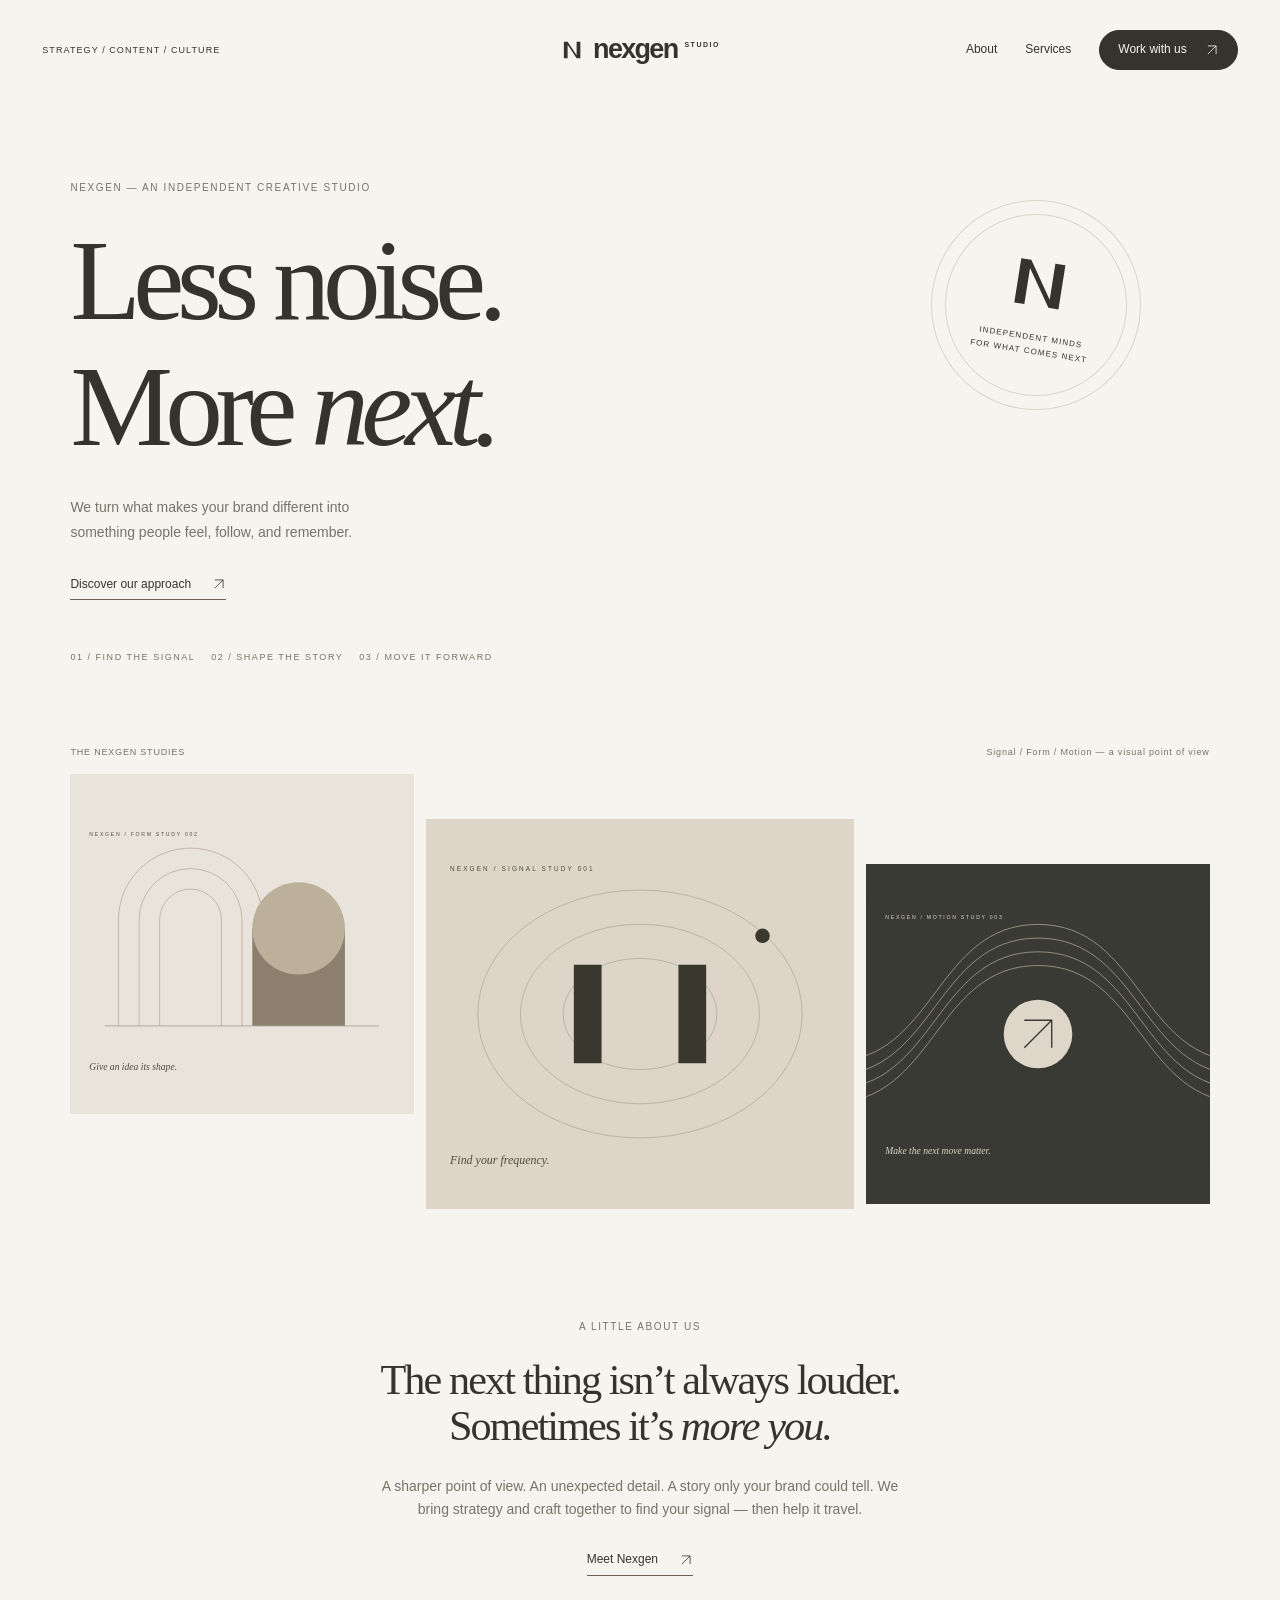
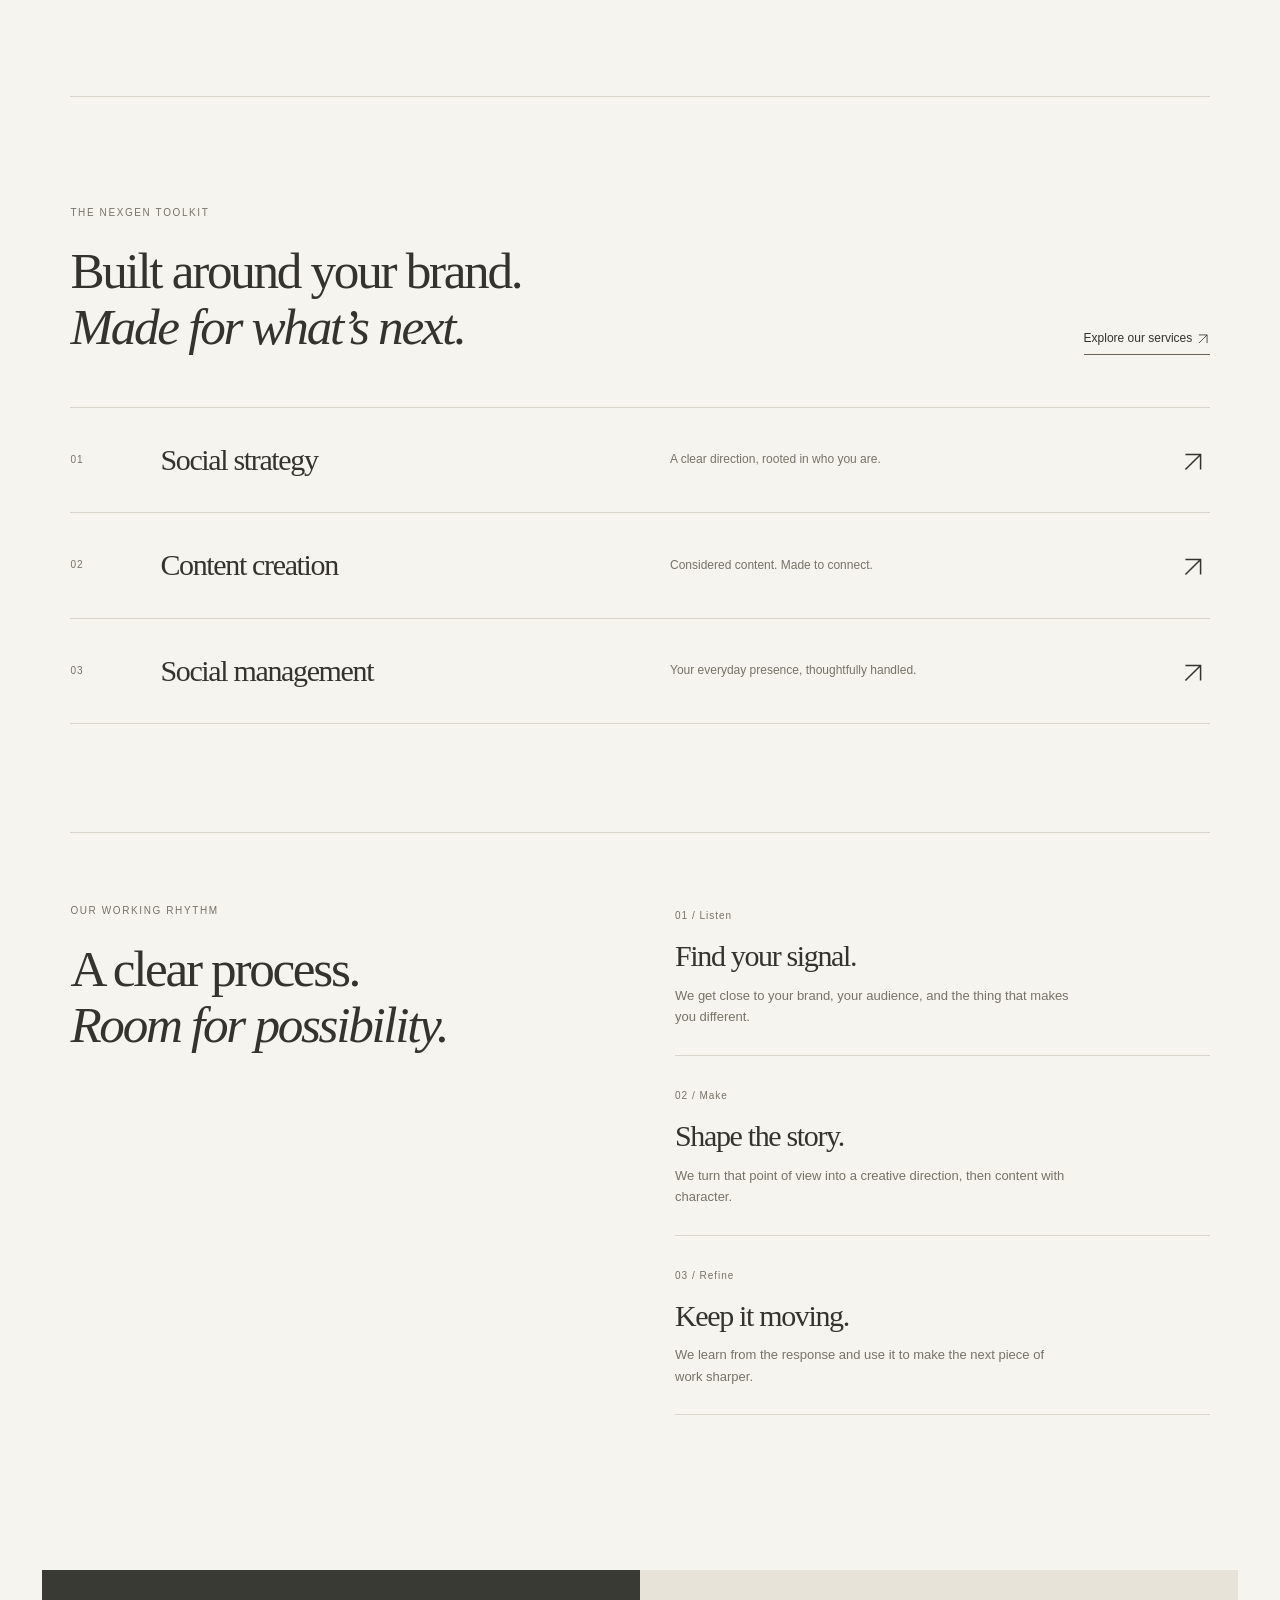
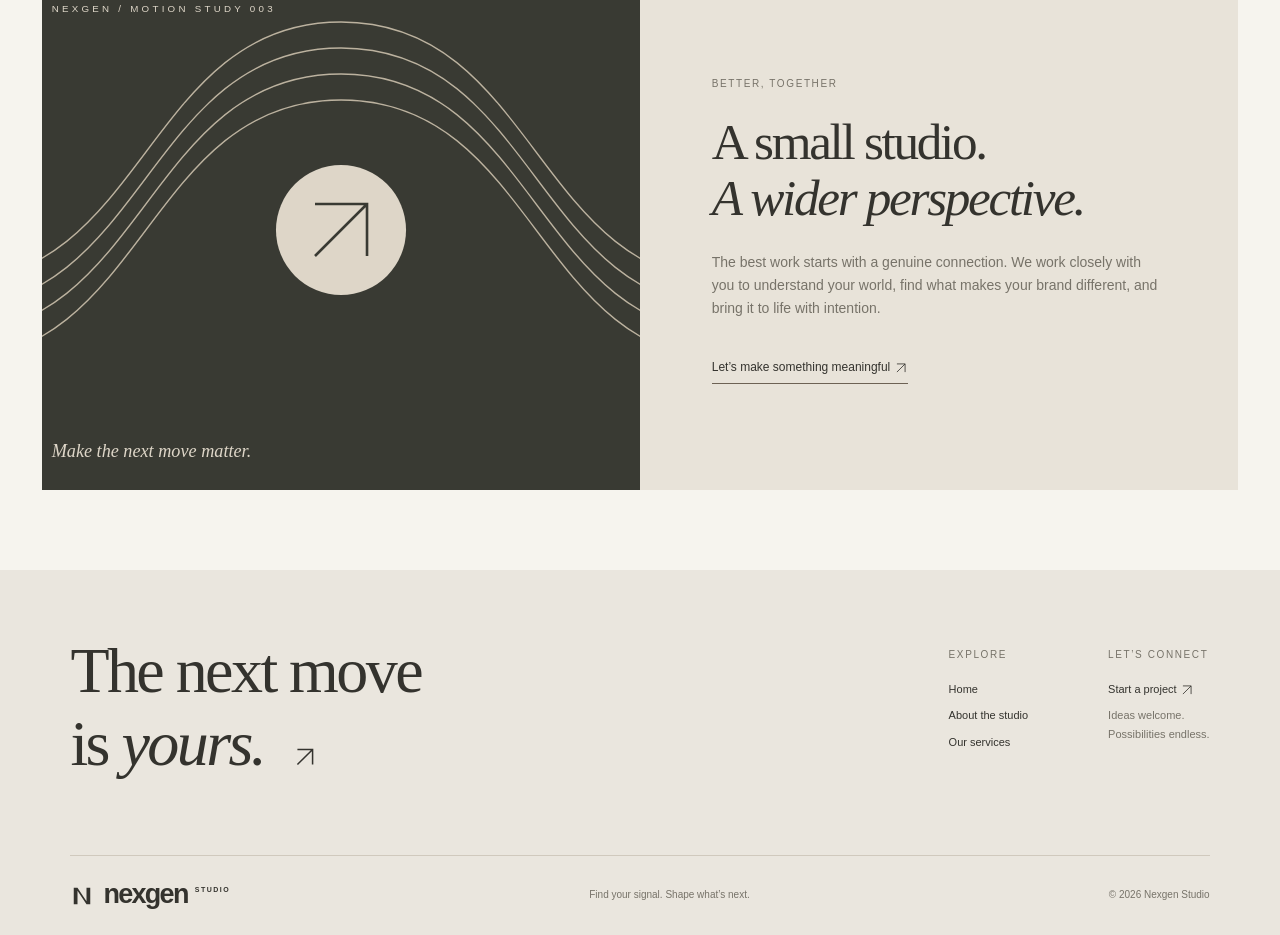
<file: index.html>
<!doctype html>
<html lang="en"><head><meta charset="utf-8"><meta name="viewport" content="width=device-width, initial-scale=1"><meta name="theme-color" content="#f6f4ee"><meta name="description" content="Nexgen is an independent social-first creative studio. Thoughtful strategy, distinctive content, and meaningful connection."><title>Nexgen — Creative & Social Studio</title><link rel="icon" href="assets/favicon.svg" type="image/svg+xml"><link rel="stylesheet" href="assets/style.css"><script src="assets/site.js" defer></script></head><body><a class="skip-link" href="#main-content">Skip to content</a><header class="header"><a class="location" href="index.html">STRATEGY / CONTENT / CULTURE</a><a class="wordmark" href="index.html" aria-label="Nexgen home"><svg class="brand-mark" aria-hidden="true" viewBox="0 0 32 32"><path d="M5 27V5h5l12 18V5h5v22h-5L10 9v18Z" fill="currentColor"/></svg>nexgen<span class="studio-label">STUDIO</span></a><button class="menu-toggle" aria-expanded="false" aria-controls="navigation">Menu <span>+</span></button><nav id="navigation" aria-label="Main navigation"><a href="about.html">About</a><a href="services.html">Services</a><a class="button small" href="contact.html">Work with us <span><svg class="icon-arrow" aria-hidden="true" viewBox="0 0 24 24" fill="none" stroke="currentColor" stroke-width="1.4"><path d="M5 19 19 5M5 5h14v14"/></svg></span></a></nav></header><main id="main-content"><section class="hero"><div class="hero-seal" aria-hidden="true"><svg class="brand-mark" aria-hidden="true" viewBox="0 0 32 32"><path d="M5 27V5h5l12 18V5h5v22h-5L10 9v18Z" fill="currentColor"/></svg><span>INDEPENDENT MINDS<br>FOR WHAT COMES NEXT</span></div><p class="eyebrow">Nexgen — an independent creative studio</p><h1>Less noise.<br>More <em>next.</em></h1><p class="hero-copy">We turn what makes your brand different into<br>something people feel, follow, and remember.</p><a class="text-link" href="services.html">Discover our approach <span><svg class="icon-arrow" aria-hidden="true" viewBox="0 0 24 24" fill="none" stroke="currentColor" stroke-width="1.4"><path d="M5 19 19 5M5 5h14v14"/></svg></span></a><span class="hero-note">01 / Find the signal &nbsp;&nbsp; 02 / Shape the story &nbsp;&nbsp; 03 / Move it forward</span></section><div class="study-label"><span>THE NEXGEN STUDIES</span><span>Signal / Form / Motion — a visual point of view</span></div><section class="gallery" aria-label="Original Nexgen graphic studies"><div class="photo gallery-side"><img src="assets/form.svg" alt="Original Nexgen study of architectural arches and geometric forms" loading="lazy"><span class="image-fallback" aria-hidden="true">nexgen / find your signal</span></div><div class="photo gallery-main"><img src="assets/signal.svg" alt="Original Nexgen N monogram surrounded by expanding signal rings" loading="lazy"><span class="image-fallback" aria-hidden="true">nexgen / find your signal</span></div><div class="photo gallery-side"><img src="assets/motion.svg" alt="Original Nexgen study of flowing lines and a forward arrow" loading="lazy"><span class="image-fallback" aria-hidden="true">nexgen / find your signal</span></div></section><section class="intro section"><p class="eyebrow">A little about us</p><h2>The next thing isn’t always louder.<br> Sometimes it’s <em>more you.</em></h2><p>A sharper point of view. An unexpected detail. A story only your brand could tell. We bring strategy and craft together to find your signal — then help it travel.</p><a class="text-link" href="about.html">Meet Nexgen <span><svg class="icon-arrow" aria-hidden="true" viewBox="0 0 24 24" fill="none" stroke="currentColor" stroke-width="1.4"><path d="M5 19 19 5M5 5h14v14"/></svg></span></a></section><section class="services-preview section"><div class="section-heading"><div><p class="eyebrow">The Nexgen toolkit</p><h2>Built around your brand.<br><em>Made for what’s next.</em></h2></div><a class="text-link" href="services.html">Explore our services <svg class="icon-arrow" aria-hidden="true" viewBox="0 0 24 24" fill="none" stroke="currentColor" stroke-width="1.4"><path d="M5 19 19 5M5 5h14v14"/></svg></a></div><div class="service-list"><a href="services.html#strategy"><span class="number">01</span><h3>Social strategy</h3><p>A clear direction, rooted in who you are.</p><span class="arrow"><svg class="icon-arrow" aria-hidden="true" viewBox="0 0 24 24" fill="none" stroke="currentColor" stroke-width="1.4"><path d="M5 19 19 5M5 5h14v14"/></svg></span></a><a href="services.html#content"><span class="number">02</span><h3>Content creation</h3><p>Considered content. Made to connect.</p><span class="arrow"><svg class="icon-arrow" aria-hidden="true" viewBox="0 0 24 24" fill="none" stroke="currentColor" stroke-width="1.4"><path d="M5 19 19 5M5 5h14v14"/></svg></span></a><a href="services.html#management"><span class="number">03</span><h3>Social management</h3><p>Your everyday presence, thoughtfully handled.</p><span class="arrow"><svg class="icon-arrow" aria-hidden="true" viewBox="0 0 24 24" fill="none" stroke="currentColor" stroke-width="1.4"><path d="M5 19 19 5M5 5h14v14"/></svg></span></a></div></section><section class="process section"><div><p class="eyebrow">Our working rhythm</p><h2>A clear process.<br><em>Room for possibility.</em></h2></div><div class="process-steps"><article><span>01 / Listen</span><h3>Find your signal.</h3><p>We get close to your brand, your audience, and the thing that makes you different.</p></article><article><span>02 / Make</span><h3>Shape the story.</h3><p>We turn that point of view into a creative direction, then content with character.</p></article><article><span>03 / Refine</span><h3>Keep it moving.</h3><p>We learn from the response and use it to make the next piece of work sharper.</p></article></div></section><section class="collaboration"><div class="photo "><img src="assets/motion.svg" alt="Original Nexgen study of flowing lines and a forward arrow" loading="lazy"><span class="image-fallback" aria-hidden="true">nexgen / find your signal</span></div><div><p class="eyebrow">Better, together</p><h2>A small studio.<br><em>A wider perspective.</em></h2><p>The best work starts with a genuine connection. We work closely with you to understand your world, find what makes your brand different, and bring it to life with intention.</p><a class="text-link" href="contact.html">Let’s make something meaningful <svg class="icon-arrow" aria-hidden="true" viewBox="0 0 24 24" fill="none" stroke="currentColor" stroke-width="1.4"><path d="M5 19 19 5M5 5h14v14"/></svg></a></div></section></main><footer><div class="footer-top"><a href="contact.html" class="footer-heading">The next move<br>is <em>yours.</em> <span><svg class="icon-arrow" aria-hidden="true" viewBox="0 0 24 24" fill="none" stroke="currentColor" stroke-width="1.4"><path d="M5 19 19 5M5 5h14v14"/></svg></span></a><div class="footer-links"><div><span class="eyebrow">Explore</span><a href="index.html">Home</a><a href="about.html">About the studio</a><a href="services.html">Our services</a></div><div><span class="eyebrow">Let’s connect</span><a href="contact.html">Start a project <svg class="icon-arrow" aria-hidden="true" viewBox="0 0 24 24" fill="none" stroke="currentColor" stroke-width="1.4"><path d="M5 19 19 5M5 5h14v14"/></svg></a><p>Ideas welcome.<br>Possibilities endless.</p></div></div></div><div class="footer-bottom"><a class="wordmark" href="index.html"><svg class="brand-mark" aria-hidden="true" viewBox="0 0 32 32"><path d="M5 27V5h5l12 18V5h5v22h-5L10 9v18Z" fill="currentColor"/></svg>nexgen<span class="studio-label">STUDIO</span></a><span>Find your signal. Shape what’s next.</span><span>© <span id="year">2026</span> Nexgen Studio</span></div></footer></body></html>
</file>
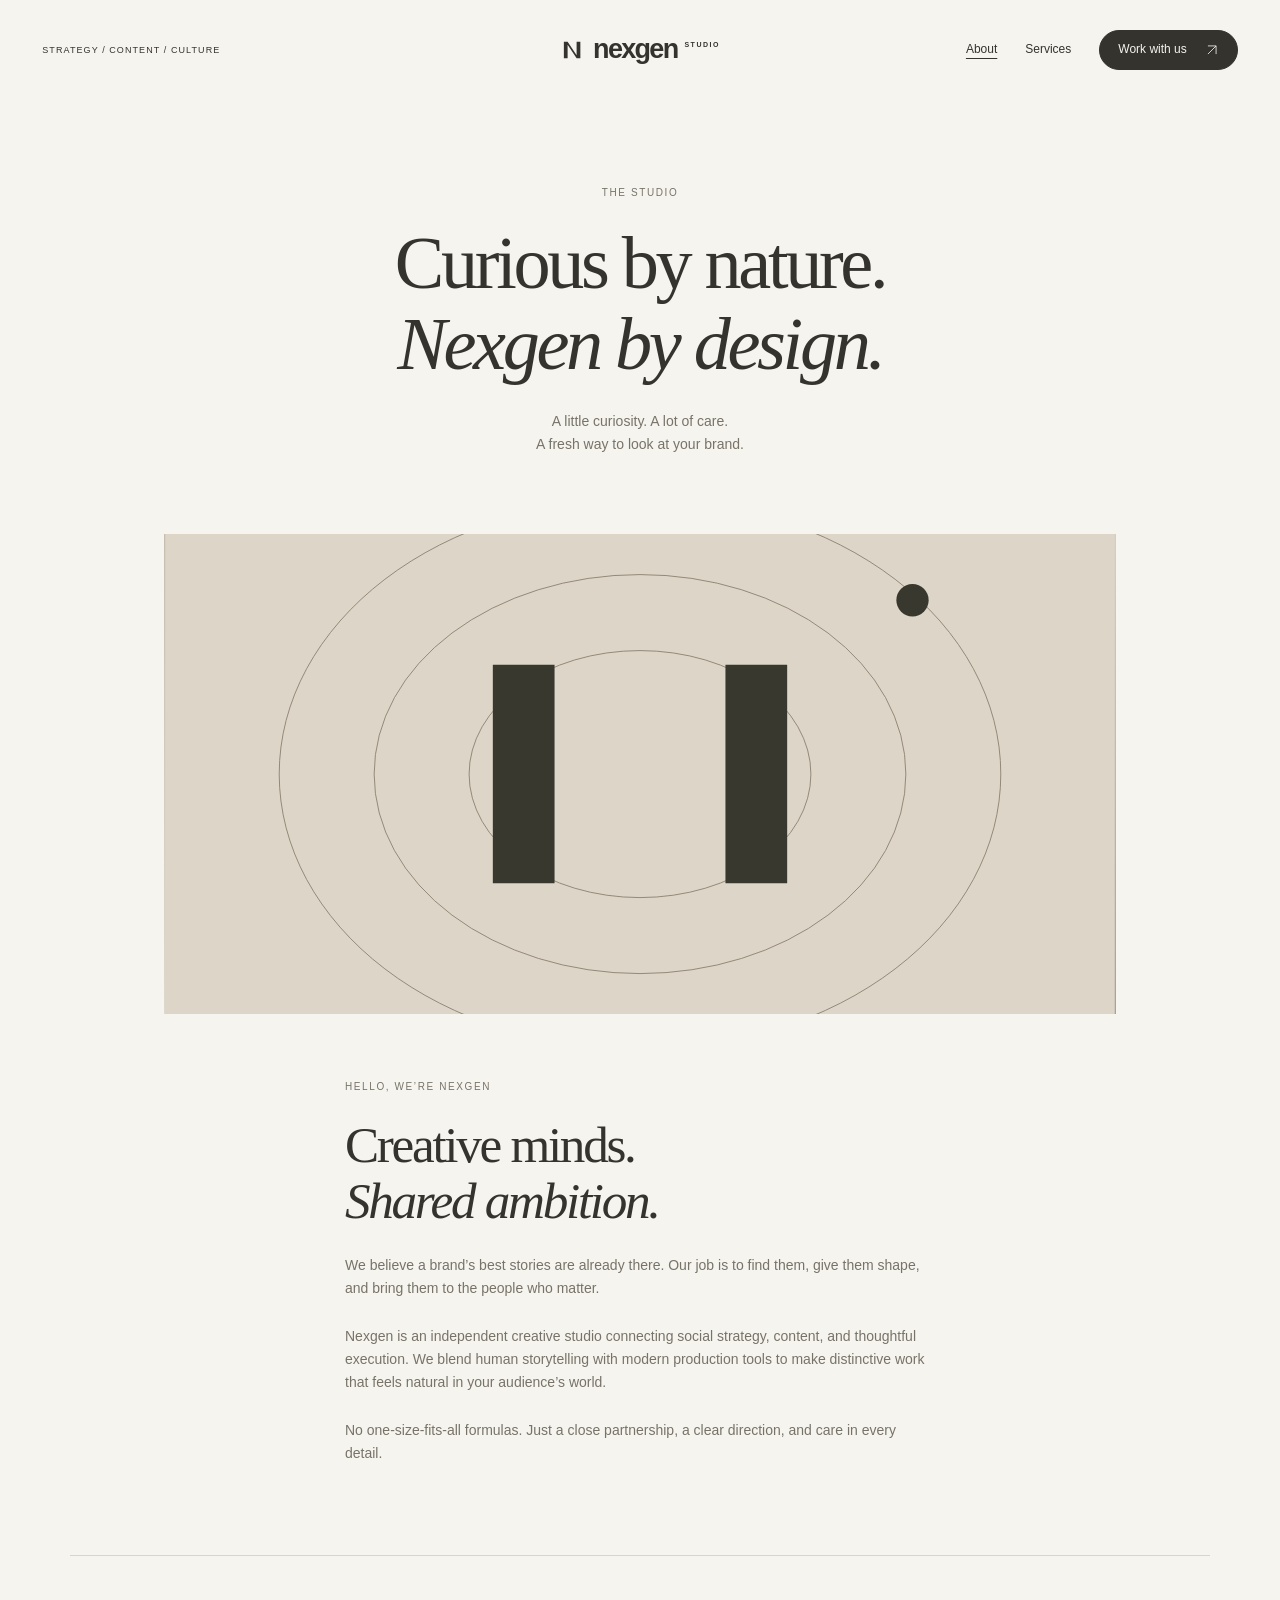
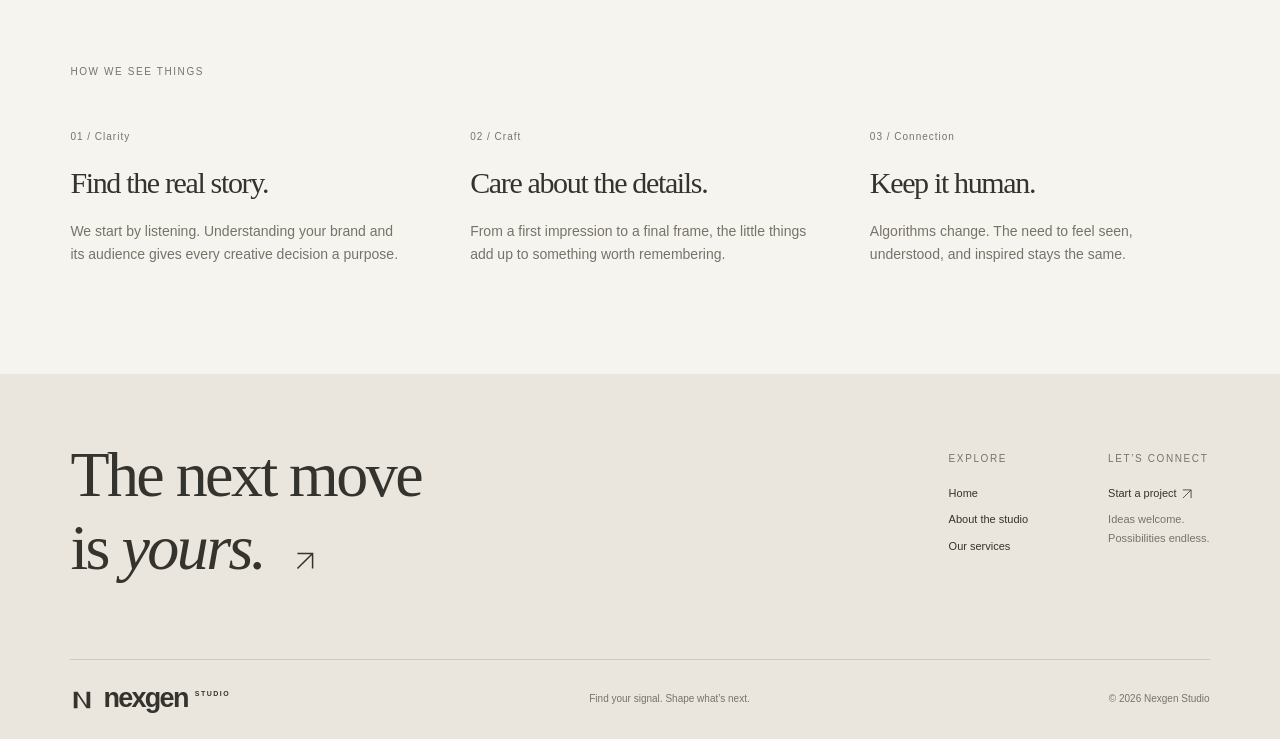
<file: about.html>
<!doctype html>
<html lang="en"><head><meta charset="utf-8"><meta name="viewport" content="width=device-width, initial-scale=1"><meta name="theme-color" content="#f6f4ee"><meta name="description" content="Nexgen is an independent social-first creative studio. Thoughtful strategy, distinctive content, and meaningful connection."><title>Nexgen — About the Studio</title><link rel="icon" href="assets/favicon.svg" type="image/svg+xml"><link rel="stylesheet" href="assets/style.css"><script src="assets/site.js" defer></script></head><body><a class="skip-link" href="#main-content">Skip to content</a><header class="header"><a class="location" href="index.html">STRATEGY / CONTENT / CULTURE</a><a class="wordmark" href="index.html" aria-label="Nexgen home"><svg class="brand-mark" aria-hidden="true" viewBox="0 0 32 32"><path d="M5 27V5h5l12 18V5h5v22h-5L10 9v18Z" fill="currentColor"/></svg>nexgen<span class="studio-label">STUDIO</span></a><button class="menu-toggle" aria-expanded="false" aria-controls="navigation">Menu <span>+</span></button><nav id="navigation" aria-label="Main navigation"><a href="about.html">About</a><a href="services.html">Services</a><a class="button small" href="contact.html">Work with us <span><svg class="icon-arrow" aria-hidden="true" viewBox="0 0 24 24" fill="none" stroke="currentColor" stroke-width="1.4"><path d="M5 19 19 5M5 5h14v14"/></svg></span></a></nav></header><main id="main-content"><section class="page-hero"><p class="eyebrow">The studio</p><h1>Curious by nature.<br><em>Nexgen by design.</em></h1><p>A little curiosity. A lot of care.<br>A fresh way to look at your brand.</p></section><section class="about-feature"><div class="photo "><img src="assets/signal.svg" alt="Original Nexgen N monogram surrounded by expanding signal rings" loading="lazy"><span class="image-fallback" aria-hidden="true">nexgen / find your signal</span></div><div class="about-copy"><p class="eyebrow">Hello, we’re Nexgen</p><h2>Creative minds.<br><em>Shared ambition.</em></h2><p>We believe a brand’s best stories are already there. Our job is to find them, give them shape, and bring them to the people who matter.</p><p>Nexgen is an independent creative studio connecting social strategy, content, and thoughtful execution. We blend human storytelling with modern production tools to make distinctive work that feels natural in your audience’s world.</p><p>No one-size-fits-all formulas. Just a close partnership, a clear direction, and care in every detail.</p></div></section><section class="values section"><p class="eyebrow">How we see things</p><div class="value-grid"><article><span class="number">01 / Clarity</span><h3>Find the real story.</h3><p>We start by listening. Understanding your brand and its audience gives every creative decision a purpose.</p></article><article><span class="number">02 / Craft</span><h3>Care about the details.</h3><p>From a first impression to a final frame, the little things add up to something worth remembering.</p></article><article><span class="number">03 / Connection</span><h3>Keep it human.</h3><p>Algorithms change. The need to feel seen, understood, and inspired stays the same.</p></article></div></section></main><footer><div class="footer-top"><a href="contact.html" class="footer-heading">The next move<br>is <em>yours.</em> <span><svg class="icon-arrow" aria-hidden="true" viewBox="0 0 24 24" fill="none" stroke="currentColor" stroke-width="1.4"><path d="M5 19 19 5M5 5h14v14"/></svg></span></a><div class="footer-links"><div><span class="eyebrow">Explore</span><a href="index.html">Home</a><a href="about.html">About the studio</a><a href="services.html">Our services</a></div><div><span class="eyebrow">Let’s connect</span><a href="contact.html">Start a project <svg class="icon-arrow" aria-hidden="true" viewBox="0 0 24 24" fill="none" stroke="currentColor" stroke-width="1.4"><path d="M5 19 19 5M5 5h14v14"/></svg></a><p>Ideas welcome.<br>Possibilities endless.</p></div></div></div><div class="footer-bottom"><a class="wordmark" href="index.html"><svg class="brand-mark" aria-hidden="true" viewBox="0 0 32 32"><path d="M5 27V5h5l12 18V5h5v22h-5L10 9v18Z" fill="currentColor"/></svg>nexgen<span class="studio-label">STUDIO</span></a><span>Find your signal. Shape what’s next.</span><span>© <span id="year">2026</span> Nexgen Studio</span></div></footer></body></html>
</file>
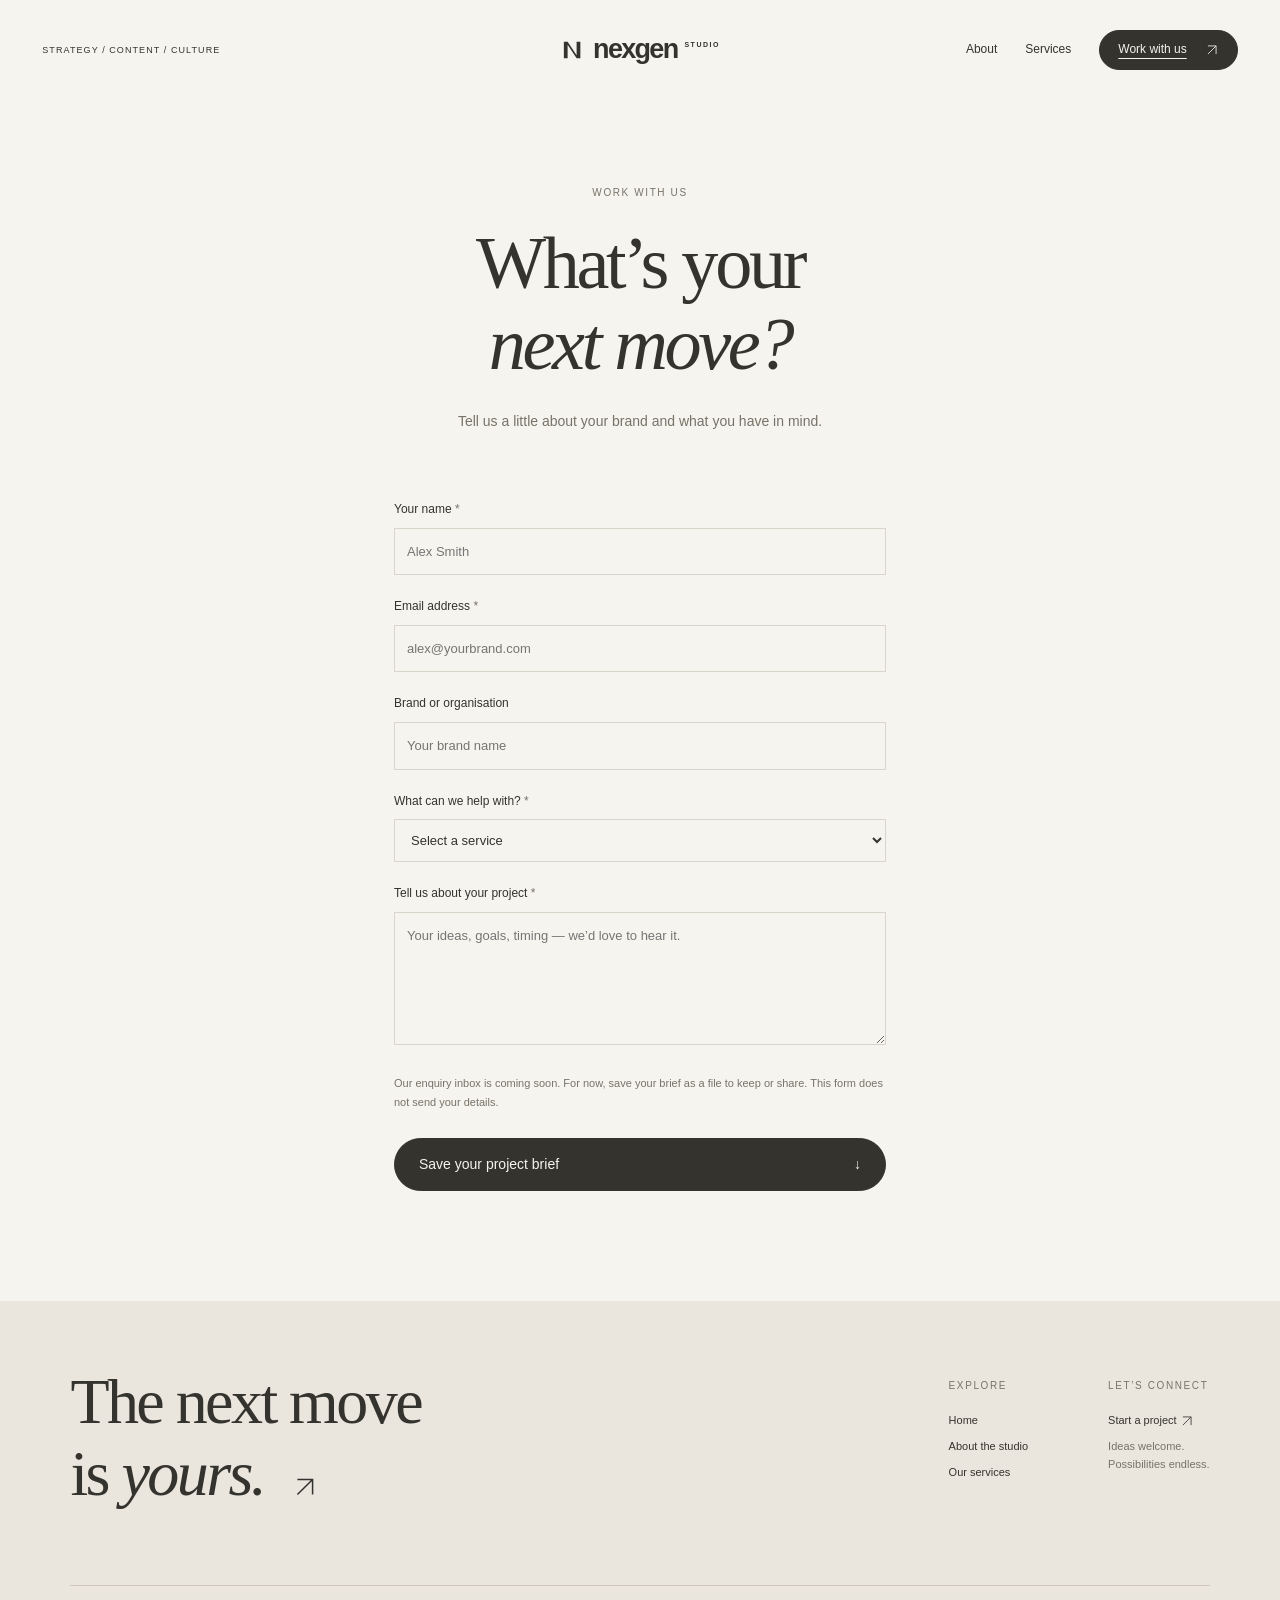
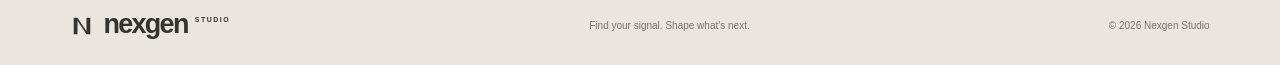
<file: contact.html>
<!doctype html>
<html lang="en"><head><meta charset="utf-8"><meta name="viewport" content="width=device-width, initial-scale=1"><meta name="theme-color" content="#f6f4ee"><meta name="description" content="Nexgen is an independent social-first creative studio. Thoughtful strategy, distinctive content, and meaningful connection."><title>Nexgen — Work With Us</title><link rel="icon" href="assets/favicon.svg" type="image/svg+xml"><link rel="stylesheet" href="assets/style.css"><script src="assets/site.js" defer></script></head><body><a class="skip-link" href="#main-content">Skip to content</a><header class="header"><a class="location" href="index.html">STRATEGY / CONTENT / CULTURE</a><a class="wordmark" href="index.html" aria-label="Nexgen home"><svg class="brand-mark" aria-hidden="true" viewBox="0 0 32 32"><path d="M5 27V5h5l12 18V5h5v22h-5L10 9v18Z" fill="currentColor"/></svg>nexgen<span class="studio-label">STUDIO</span></a><button class="menu-toggle" aria-expanded="false" aria-controls="navigation">Menu <span>+</span></button><nav id="navigation" aria-label="Main navigation"><a href="about.html">About</a><a href="services.html">Services</a><a class="button small" href="contact.html">Work with us <span><svg class="icon-arrow" aria-hidden="true" viewBox="0 0 24 24" fill="none" stroke="currentColor" stroke-width="1.4"><path d="M5 19 19 5M5 5h14v14"/></svg></span></a></nav></header><main id="main-content"><section class="page-hero contact-hero"><p class="eyebrow">Work with us</p><h1>What’s your<br><em>next move?</em></h1><p>Tell us a little about your brand and what you have in mind.</p></section><form id="brief-form" class="brief-form"><label for="name">Your name <span>*</span></label><input id="name" name="name" autocomplete="name" placeholder="Alex Smith" required maxlength="150"><label for="email">Email address <span>*</span></label><input id="email" name="email" type="email" autocomplete="email" placeholder="alex@yourbrand.com" required maxlength="254"><label for="brand">Brand or organisation</label><input id="brand" name="brand" autocomplete="organization" placeholder="Your brand name" maxlength="200"><label for="service">What can we help with? <span>*</span></label><select id="service" name="service" required><option value="">Select a service</option><option>Social strategy</option><option>Content creation</option><option>Social management</option><option>A little of everything</option></select><label for="message">Tell us about your project <span>*</span></label><textarea id="message" name="message" rows="5" placeholder="Your ideas, goals, timing — we’d love to hear it." required maxlength="10000"></textarea><p class="form-note">Our enquiry inbox is coming soon. For now, save your brief as a file to keep or share. This form does not send your details.</p><button class="button" type="submit">Save your project brief <span>↓</span></button><p id="form-status" role="status" aria-live="polite"></p></form></main><footer><div class="footer-top"><a href="contact.html" class="footer-heading">The next move<br>is <em>yours.</em> <span><svg class="icon-arrow" aria-hidden="true" viewBox="0 0 24 24" fill="none" stroke="currentColor" stroke-width="1.4"><path d="M5 19 19 5M5 5h14v14"/></svg></span></a><div class="footer-links"><div><span class="eyebrow">Explore</span><a href="index.html">Home</a><a href="about.html">About the studio</a><a href="services.html">Our services</a></div><div><span class="eyebrow">Let’s connect</span><a href="contact.html">Start a project <svg class="icon-arrow" aria-hidden="true" viewBox="0 0 24 24" fill="none" stroke="currentColor" stroke-width="1.4"><path d="M5 19 19 5M5 5h14v14"/></svg></a><p>Ideas welcome.<br>Possibilities endless.</p></div></div></div><div class="footer-bottom"><a class="wordmark" href="index.html"><svg class="brand-mark" aria-hidden="true" viewBox="0 0 32 32"><path d="M5 27V5h5l12 18V5h5v22h-5L10 9v18Z" fill="currentColor"/></svg>nexgen<span class="studio-label">STUDIO</span></a><span>Find your signal. Shape what’s next.</span><span>© <span id="year">2026</span> Nexgen Studio</span></div></footer></body></html>
</file>
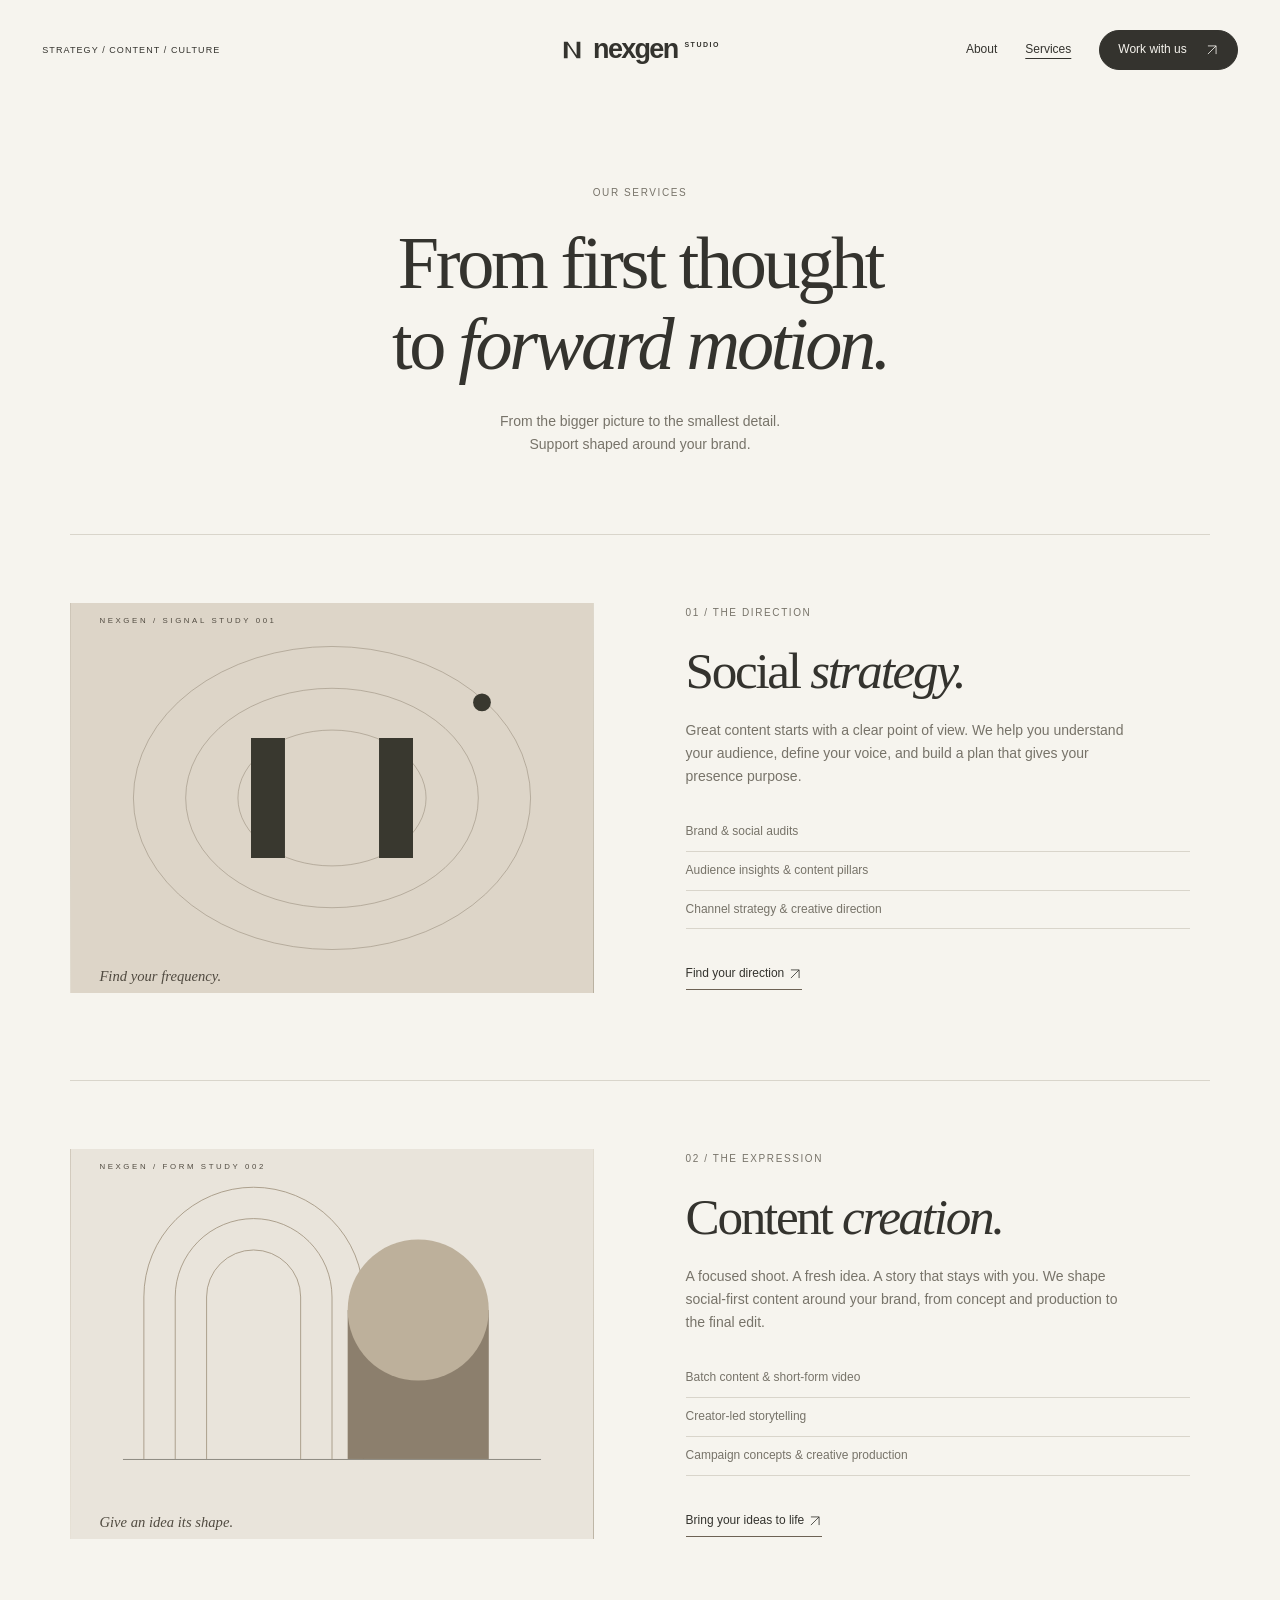
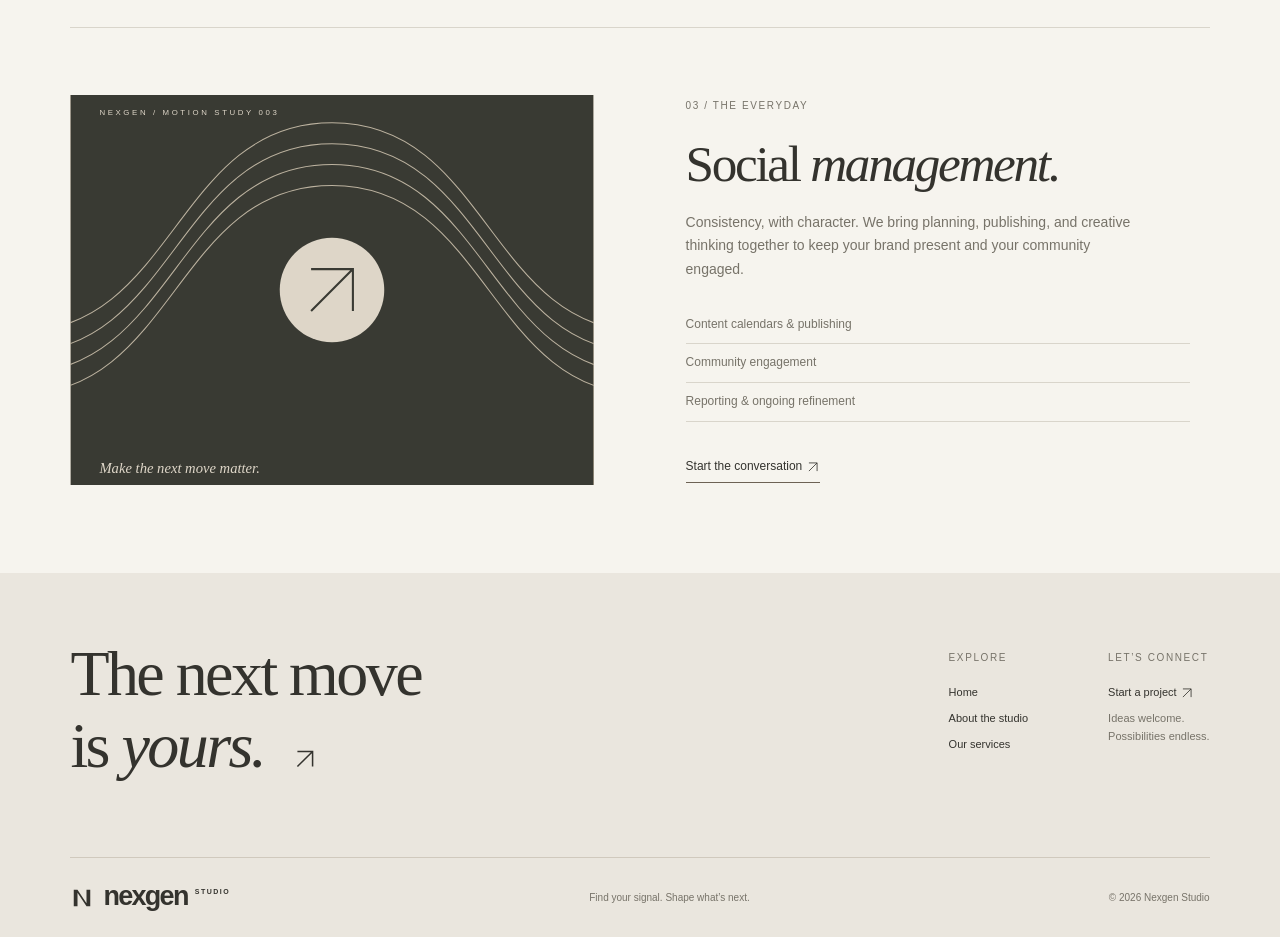
<file: services.html>
<!doctype html>
<html lang="en"><head><meta charset="utf-8"><meta name="viewport" content="width=device-width, initial-scale=1"><meta name="theme-color" content="#f6f4ee"><meta name="description" content="Nexgen is an independent social-first creative studio. Thoughtful strategy, distinctive content, and meaningful connection."><title>Nexgen — Our Services</title><link rel="icon" href="assets/favicon.svg" type="image/svg+xml"><link rel="stylesheet" href="assets/style.css"><script src="assets/site.js" defer></script></head><body><a class="skip-link" href="#main-content">Skip to content</a><header class="header"><a class="location" href="index.html">STRATEGY / CONTENT / CULTURE</a><a class="wordmark" href="index.html" aria-label="Nexgen home"><svg class="brand-mark" aria-hidden="true" viewBox="0 0 32 32"><path d="M5 27V5h5l12 18V5h5v22h-5L10 9v18Z" fill="currentColor"/></svg>nexgen<span class="studio-label">STUDIO</span></a><button class="menu-toggle" aria-expanded="false" aria-controls="navigation">Menu <span>+</span></button><nav id="navigation" aria-label="Main navigation"><a href="about.html">About</a><a href="services.html">Services</a><a class="button small" href="contact.html">Work with us <span><svg class="icon-arrow" aria-hidden="true" viewBox="0 0 24 24" fill="none" stroke="currentColor" stroke-width="1.4"><path d="M5 19 19 5M5 5h14v14"/></svg></span></a></nav></header><main id="main-content"><section class="page-hero"><p class="eyebrow">Our services</p><h1>From first thought<br>to <em>forward motion.</em></h1><p>From the bigger picture to the smallest detail.<br>Support shaped around your brand.</p></section><section class="service-detail" id="strategy"><div class="photo "><img src="assets/signal.svg" alt="Original Nexgen N monogram surrounded by expanding signal rings" loading="lazy"><span class="image-fallback" aria-hidden="true">nexgen / find your signal</span></div><div><span class="eyebrow">01 / The direction</span><h2>Social <em>strategy.</em></h2><p>Great content starts with a clear point of view. We help you understand your audience, define your voice, and build a plan that gives your presence purpose.</p><ul><li>Brand & social audits</li><li>Audience insights & content pillars</li><li>Channel strategy & creative direction</li></ul><a class="text-link" href="contact.html?service=Social%20strategy">Find your direction <svg class="icon-arrow" aria-hidden="true" viewBox="0 0 24 24" fill="none" stroke="currentColor" stroke-width="1.4"><path d="M5 19 19 5M5 5h14v14"/></svg></a></div></section><section class="service-detail" id="content"><div class="photo "><img src="assets/form.svg" alt="Original Nexgen study of architectural arches and geometric forms" loading="lazy"><span class="image-fallback" aria-hidden="true">nexgen / find your signal</span></div><div><span class="eyebrow">02 / The expression</span><h2>Content <em>creation.</em></h2><p>A focused shoot. A fresh idea. A story that stays with you. We shape social-first content around your brand, from concept and production to the final edit.</p><ul><li>Batch content & short-form video</li><li>Creator-led storytelling</li><li>Campaign concepts & creative production</li></ul><a class="text-link" href="contact.html?service=Content%20creation">Bring your ideas to life <svg class="icon-arrow" aria-hidden="true" viewBox="0 0 24 24" fill="none" stroke="currentColor" stroke-width="1.4"><path d="M5 19 19 5M5 5h14v14"/></svg></a></div></section><section class="service-detail" id="management"><div class="photo "><img src="assets/motion.svg" alt="Original Nexgen study of flowing lines and a forward arrow" loading="lazy"><span class="image-fallback" aria-hidden="true">nexgen / find your signal</span></div><div><span class="eyebrow">03 / The everyday</span><h2>Social <em>management.</em></h2><p>Consistency, with character. We bring planning, publishing, and creative thinking together to keep your brand present and your community engaged.</p><ul><li>Content calendars & publishing</li><li>Community engagement</li><li>Reporting & ongoing refinement</li></ul><a class="text-link" href="contact.html?service=Social%20management">Start the conversation <svg class="icon-arrow" aria-hidden="true" viewBox="0 0 24 24" fill="none" stroke="currentColor" stroke-width="1.4"><path d="M5 19 19 5M5 5h14v14"/></svg></a></div></section></main><footer><div class="footer-top"><a href="contact.html" class="footer-heading">The next move<br>is <em>yours.</em> <span><svg class="icon-arrow" aria-hidden="true" viewBox="0 0 24 24" fill="none" stroke="currentColor" stroke-width="1.4"><path d="M5 19 19 5M5 5h14v14"/></svg></span></a><div class="footer-links"><div><span class="eyebrow">Explore</span><a href="index.html">Home</a><a href="about.html">About the studio</a><a href="services.html">Our services</a></div><div><span class="eyebrow">Let’s connect</span><a href="contact.html">Start a project <svg class="icon-arrow" aria-hidden="true" viewBox="0 0 24 24" fill="none" stroke="currentColor" stroke-width="1.4"><path d="M5 19 19 5M5 5h14v14"/></svg></a><p>Ideas welcome.<br>Possibilities endless.</p></div></div></div><div class="footer-bottom"><a class="wordmark" href="index.html"><svg class="brand-mark" aria-hidden="true" viewBox="0 0 32 32"><path d="M5 27V5h5l12 18V5h5v22h-5L10 9v18Z" fill="currentColor"/></svg>nexgen<span class="studio-label">STUDIO</span></a><span>Find your signal. Shape what’s next.</span><span>© <span id="year">2026</span> Nexgen Studio</span></div></footer></body></html>
</file>
<file: assets/style.css>
:root{--paper:#f6f4ee;--ink:#34332e;--muted:#777369;--line:#d9d5cb;--stone:#e8e3d9;--accent:#6d6254}*{box-sizing:border-box}html{scroll-behavior:smooth;scroll-padding-top:100px}body{margin:0;background:var(--paper);color:var(--ink);font-family:Arial,Helvetica,sans-serif;font-size:14px;line-height:1.65}a{color:inherit;text-decoration:none}button,input,select,textarea{font:inherit}button,a,input,select,textarea{-webkit-tap-highlight-color:transparent}a:focus-visible,button:focus-visible,input:focus-visible,select:focus-visible,textarea:focus-visible{outline:2px solid var(--accent);outline-offset:5px}h1,h2,h3,p{margin:0}h1,h2,h3{font-family:Georgia,'Times New Roman',serif;font-weight:400;letter-spacing:-.045em;line-height:1.09}em{font-weight:400}h1{font-size:clamp(48px,5.8vw,86px)}h2{font-size:clamp(34px,4vw,56px)}h3{font-size:30px}p{color:var(--muted)}.header{display:flex;align-items:center;justify-content:space-between;padding:28px 3.3%;position:relative;min-height:100px}.location{font-size:11px;letter-spacing:.035em}.wordmark{font-family:Georgia,serif;font-weight:bold;font-size:36px;letter-spacing:-2.5px;line-height:1}.wordmark span{font-family:Arial,sans-serif;font-size:10px;letter-spacing:0;vertical-align:top;display:inline-block;margin:4px 0 0 5px}.header>.wordmark{position:absolute;left:50%;transform:translateX(-50%)}nav{display:flex;gap:28px;align-items:center;font-size:12px}nav>a:not(.button):hover,.footer-links a:hover{text-decoration:underline;text-underline-offset:5px}nav>a[aria-current=page]{text-decoration:underline;text-underline-offset:5px}.button{border:1px solid var(--ink);background:var(--ink);color:var(--paper);padding:14px 24px;border-radius:30px;display:inline-flex;gap:28px;justify-content:space-between;align-items:center;cursor:pointer;transition:background .2s,transform .2s}.button:hover{background:var(--accent);transform:translateY(-2px)}.button.small{padding:9px 18px;gap:18px}.menu-toggle{display:none}.eyebrow{text-transform:uppercase;letter-spacing:.16em;font-size:10px;line-height:1.5;color:var(--muted);display:block;margin-bottom:23px}.hero{text-align:center;padding:82px 24px 32px}.hero-copy{margin:28px auto 24px;font-size:14px;line-height:1.8}.text-link{font-size:12px;border-bottom:1px solid var(--accent);display:inline-block;padding-bottom:5px}.text-link span{margin-left:18px}.text-link:hover{color:var(--accent)}.hero-note{display:block;font-size:9px;text-transform:uppercase;letter-spacing:.17em;margin-top:65px;color:var(--muted)}.gallery{display:grid;grid-template-columns:1fr 1.36fr 1fr;gap:18px;margin:0 3.3%;align-items:center}.photo{position:relative;overflow:hidden;background:linear-gradient(140deg,#c7beb0,#e5e0d5 48%,#aaa18f);min-height:200px}.photo img{width:100%;height:100%;object-fit:cover;display:block;filter:saturate(.55);position:relative;z-index:1;transition:transform .7s}.photo:hover img{transform:scale(1.025)}.image-fallback{position:absolute;inset:0;display:flex;align-items:center;justify-content:center;text-align:center;font:italic 26px Georgia,serif;color:#514b41;padding:30px}.gallery-main{height:420px}.gallery-side{height:350px}.gallery-side:first-child img{object-position:50% 60%}.section{margin:0 5.5%;padding:108px 0}.intro{text-align:center;max-width:820px;margin:auto;padding:120px 24px}.intro p:not(.eyebrow){max-width:540px;margin:26px auto}.intro h2{font-size:clamp(32px,3.3vw,47px)}.services-preview{border-top:1px solid var(--line)}.section-heading{display:flex;justify-content:space-between;align-items:flex-end;gap:30px;margin-bottom:52px}.service-list>a{display:grid;grid-template-columns:70px 1fr 1fr 30px;gap:20px;align-items:center;border-top:1px solid var(--line);padding:30px 0;transition:padding .25s}.service-list>a:last-child{border-bottom:1px solid var(--line)}.service-list>a:hover{padding-left:12px}.number{font-size:10px;letter-spacing:.1em;color:var(--muted)}.arrow{font-size:27px}.service-list p{font-size:12px}.collaboration{margin:0 3.3% 80px;display:grid;grid-template-columns:1fr 1fr;background:var(--stone)}.collaboration>.photo{min-height:520px}.collaboration>div:last-child{padding:70px 12%;align-self:center}.collaboration p:not(.eyebrow){margin:25px 0 35px}.page-hero{text-align:center;padding:85px 24px 78px}.page-hero>p:last-child{margin:25px auto 0;max-width:490px}.about-feature{max-width:1000px;margin:0 auto 90px;padding:0 24px}.about-feature>.photo{height:480px}.about-copy{max-width:590px;margin:65px auto 0}.about-copy p:not(.eyebrow){margin-top:25px}.values{border-top:1px solid var(--line)}.value-grid{display:grid;grid-template-columns:repeat(3,1fr);gap:60px;margin-top:45px}.value-grid h3{margin:20px 0}.service-detail{display:grid;grid-template-columns:1fr 1fr;gap:8%;margin:0 5.5%;padding:50px 0 70px;border-top:1px solid var(--line);align-items:center}.service-detail>.photo{height:390px}.service-detail>div:last-child{padding:20px 20px 20px 0}.service-detail h2{margin:20px 0}.service-detail p{max-width:450px}.service-detail ul{list-style:none;padding:0;margin:25px 0 32px;font-size:12px;color:var(--muted)}.service-detail li{border-bottom:1px solid var(--line);padding:9px 0}.contact-hero{padding-bottom:45px}.brief-form{max-width:540px;padding:0 24px;margin:0 auto 110px}.brief-form label{display:block;font-size:12px;margin:22px 0 8px}.brief-form label span{color:var(--muted)}input,select,textarea{width:100%;background:transparent;border:1px solid var(--line);border-radius:0;padding:12px;color:var(--ink);font-size:13px}textarea{resize:vertical}.form-note{font-size:11px;margin:22px 0}.brief-form .button{width:100%;margin-top:5px}#form-status{font-size:12px;margin-top:16px}footer{background:#eae6de;padding:65px 5.5% 25px}.footer-top{display:flex;justify-content:space-between;gap:60px;padding-bottom:75px}.footer-heading{font:400 clamp(30px,3.4vw,48px)/1.13 Georgia,serif;letter-spacing:-.04em}.footer-heading>span{font-family:Arial,sans-serif;font-size:30px;margin-left:14px}.footer-links{display:flex;gap:80px;padding-top:12px}.footer-links>div{display:flex;flex-direction:column;gap:8px;font-size:11px}.footer-links .eyebrow{margin-bottom:10px}.footer-links p{font-size:11px}.footer-bottom{display:flex;justify-content:space-between;align-items:center;border-top:1px solid #d0c9bd;padding-top:25px;gap:25px;font-size:10px;color:var(--muted)}.footer-bottom .wordmark{color:var(--ink)}.skip-link{position:fixed;top:-80px;left:20px;padding:12px;background:var(--ink);color:white;z-index:20}.skip-link:focus{top:10px}@media(prefers-reduced-motion:reduce){html{scroll-behavior:auto}*,*:before,*:after{transition:none!important;animation:none!important}}@media(max-width:900px){.location{max-width:130px;font-size:10px}nav{gap:16px}.gallery-main{height:330px}.gallery-side{height:280px}.collaboration>.photo{min-height:430px}.collaboration>div:last-child{padding:45px 8%}.footer-links{gap:35px}.service-list>a{grid-template-columns:35px 1fr 1fr 20px}.service-list h3{font-size:26px}}@media(max-width:640px){.header{padding:24px;min-height:82px}.location{display:none}.header>.wordmark{position:static;transform:none;font-size:32px}.menu-toggle{display:flex;gap:20px;align-items:center;border:0;background:none;padding:10px 0 10px 15px;color:var(--ink);font-size:12px}.menu-toggle span{font-size:20px}nav{display:none;position:absolute;top:80px;left:0;right:0;z-index:10;background:var(--paper);padding:25px;border-bottom:1px solid var(--line);flex-direction:column;align-items:stretch;font-size:16px}nav.open{display:flex}.hero{padding:50px 22px 25px}.hero h1{font-size:46px}.hero-copy{font-size:12px}.hero-copy br{display:none}.hero-note{margin-top:43px;font-size:8px}.gallery{margin:0 18px;gap:9px;grid-template-columns:1fr 1.6fr}.gallery-side{height:230px}.gallery-main{height:280px}.gallery-side:last-child{display:none}.section{margin:0 24px;padding:65px 0}.intro{margin:auto;padding:75px 24px}.intro h2 br{display:none}.intro p:not(.eyebrow){font-size:13px}.section-heading{display:block;margin-bottom:35px}.section-heading>.text-link{margin-top:25px}.service-list>a{grid-template-columns:25px 1fr 22px;gap:10px;padding:24px 0}.service-list p{grid-column:2;grid-row:2}.service-list .arrow{grid-column:3;grid-row:1}.service-list h3{font-size:26px}.collaboration{grid-template-columns:1fr;margin:0 18px 55px}.collaboration>.photo{height:300px;min-height:0}.collaboration>div:last-child{padding:40px 28px}.page-hero{padding:55px 24px}.page-hero h1{font-size:46px}.about-feature{margin-bottom:60px}.about-feature>.photo{height:300px}.about-copy{margin-top:40px}.value-grid{grid-template-columns:1fr;gap:35px}.service-detail{grid-template-columns:1fr;margin:0 24px;padding:30px 0 40px;gap:20px}.service-detail>.photo{height:300px}.service-detail>div:last-child{padding:15px 0}.brief-form{margin-bottom:65px}footer{padding:45px 24px 25px}.footer-top{display:block;padding-bottom:40px}.footer-links{margin-top:40px;gap:60px}.footer-bottom{flex-wrap:wrap;font-size:9px}.footer-bottom>span:nth-child(2){display:none}}
.icon-arrow{width:14px;height:14px;display:inline-block;vertical-align:middle;flex-shrink:0}.arrow .icon-arrow,.footer-heading .icon-arrow{width:26px;height:26px}
/* Nexgen identity: signal, form, forward motion. */
.brand-mark{width:24px;height:28px;display:inline-block;vertical-align:middle;margin-right:9px}.wordmark{font-family:Arial,Helvetica,sans-serif;font-size:27px;letter-spacing:-1.7px;font-weight:600}.wordmark .studio-label{font-size:7px;letter-spacing:1.5px;margin:5px 0 0 7px}.header .location{font-size:9px;letter-spacing:.12em}.hero{position:relative;text-align:left;margin:0 5.5%;padding:80px 0 40px}.hero h1{font-size:clamp(76px,9vw,138px);letter-spacing:-.065em}.hero-copy{margin:26px 0;max-width:460px}.hero-note{margin-top:50px}.hero-seal{position:absolute;right:6%;top:100px;width:210px;height:210px;border:1px solid var(--line);border-radius:50%;display:flex;flex-direction:column;align-items:center;justify-content:center;gap:15px;transform:rotate(9deg)}.hero-seal:before{content:'';position:absolute;inset:13px;border:1px solid var(--line);border-radius:50%}.hero-seal .brand-mark{width:65px;height:65px;margin:0}.hero-seal>span{text-align:center;font-size:8px;line-height:1.7;letter-spacing:.14em}.study-label{margin:40px 5.5% 14px;display:flex;justify-content:space-between;gap:20px;font-size:9px;letter-spacing:.09em;color:var(--muted)}.gallery{margin:0 5.5%;grid-template-columns:1fr 1.25fr 1fr;gap:12px;align-items:start}.gallery .photo{height:340px}.gallery .gallery-main{margin-top:45px;height:390px}.gallery .photo img{filter:none}.gallery .gallery-side:last-child{margin-top:90px}.photo img{filter:none;object-fit:cover}.intro{padding-top:110px}.process{display:grid;grid-template-columns:1fr 1fr;gap:70px;border-top:1px solid var(--line);padding-top:70px}.process-steps article{border-bottom:1px solid var(--line);padding:0 0 27px;margin-bottom:27px}.process-steps article>span{font-size:10px;letter-spacing:.1em;color:var(--muted)}.process-steps h3{margin:14px 0 12px}.process-steps p{max-width:400px;font-size:13px}.collaboration{margin-top:20px}.footer-heading{font-size:clamp(42px,5vw,70px)}@media(max-width:900px){.hero-seal{right:0;width:160px;height:160px;top:120px}.hero-seal .brand-mark{width:45px;height:45px}.gallery .photo{height:270px}.gallery .gallery-main{height:320px}.process{gap:35px}.header .location{max-width:120px}}@media(max-width:640px){.header>.wordmark{font-size:27px}.hero{margin:0 24px;padding:45px 0 25px}.hero h1{font-size:76px}.hero>.eyebrow{max-width:190px;font-size:9px}.hero-seal{width:78px;height:78px;top:28px;right:0;gap:0}.hero-seal:before{inset:6px}.hero-seal .brand-mark{width:32px;height:32px}.hero-seal>span{display:none}.hero-copy{max-width:310px}.hero-note{line-height:1.9;font-size:8px;letter-spacing:.06em;margin-top:30px}.study-label{margin:25px 24px 12px;font-size:8px}.study-label>span:last-child{max-width:145px;text-align:right}.gallery{margin:0 24px;grid-template-columns:1fr 1fr;gap:9px}.gallery .photo{height:220px;min-height:0}.gallery .gallery-main{height:260px;margin-top:28px}.gallery .gallery-side:last-child{display:block;grid-column:1 / -1;height:190px;margin-top:0}.gallery .gallery-side:last-child img{object-position:50% 47%}.process{grid-template-columns:1fr;gap:35px}.intro{padding-top:75px}.footer-bottom .wordmark{font-size:25px}}
.gallery .photo img{object-fit:contain}.gallery .gallery-side:first-child{background:#e9e4db}.gallery .gallery-main{background:#ddd5c8}.gallery .gallery-side:last-child{background:#393a33}
</file>
